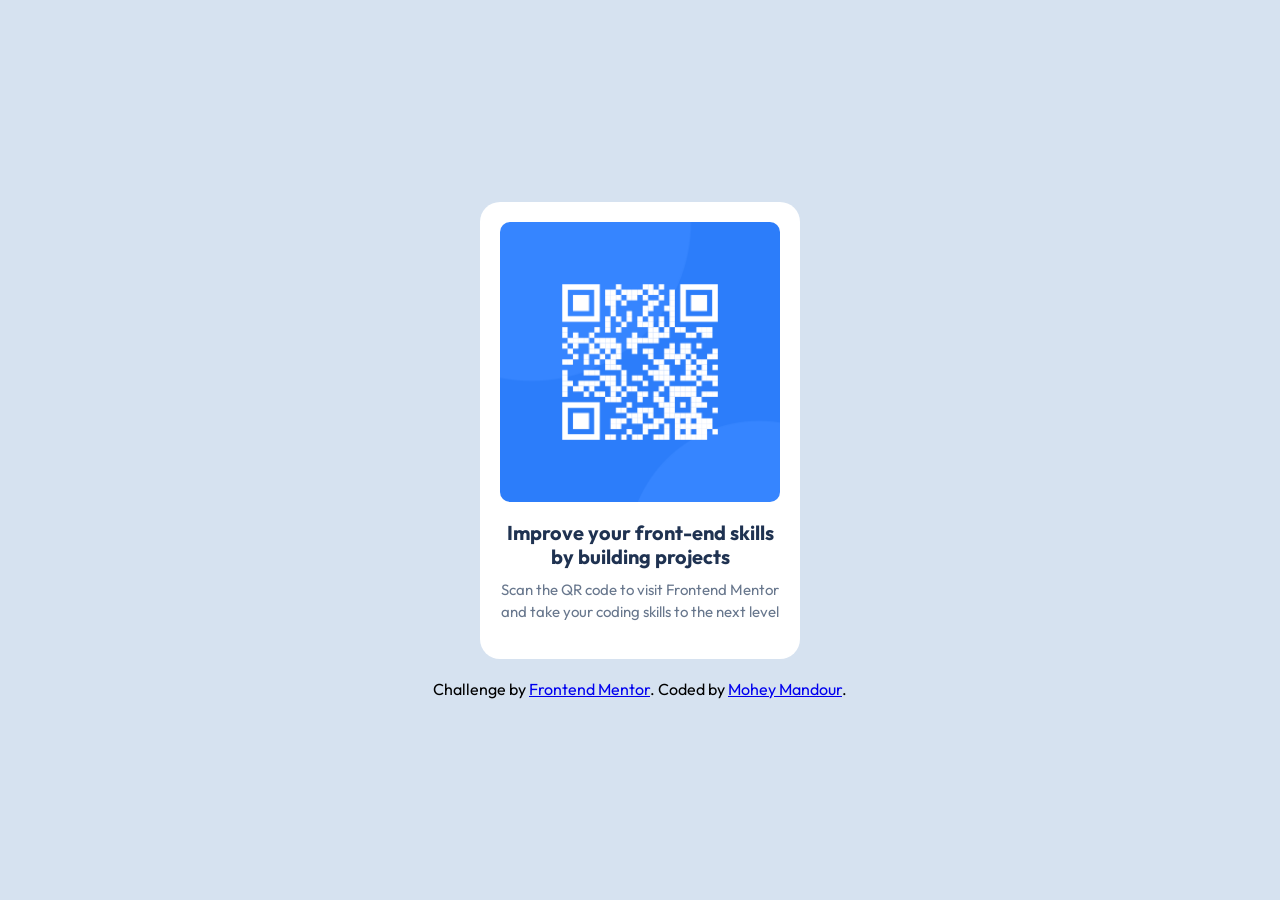
<file: index.html>
<!doctype html>
<html lang="en">
  <head>
    <meta charset="UTF-8" />
    <meta name="viewport" content="width=device-width, initial-scale=1.0" />

    <link
      rel="icon"
      type="image/png"
      sizes="32x32"
      href="./images/favicon-32x32.png"
    />

    <title>Frontend Mentor | QR code component</title>
    <link rel="stylesheet" href="style.css" />

    <style>
      @import url("https://fonts.googleapis.com/css2?family=Outfit:wght@100..900&display=swap");
    </style>
  </head>
  <body>
    <div class="content">
      <div class="qr-content">
        <img src="images/image-qr-code.png" alt="qr-code-frontend" />

        <div class="info">
          <h1>Improve your front-end skills by building projects</h1>
          <p>
            Scan the QR code to visit Frontend Mentor and take your coding
            skills to the next level
          </p>
        </div>
      </div>
    </div>

    <footer>
      <div class="attribution">
        Challenge by
        <a href="https://www.frontendmentor.io?ref=challenge">Frontend Mentor</a
        >. Coded by <a href="#">Mohey Mandour</a>.
      </div>
    </footer>
  </body>
</html>
</file>
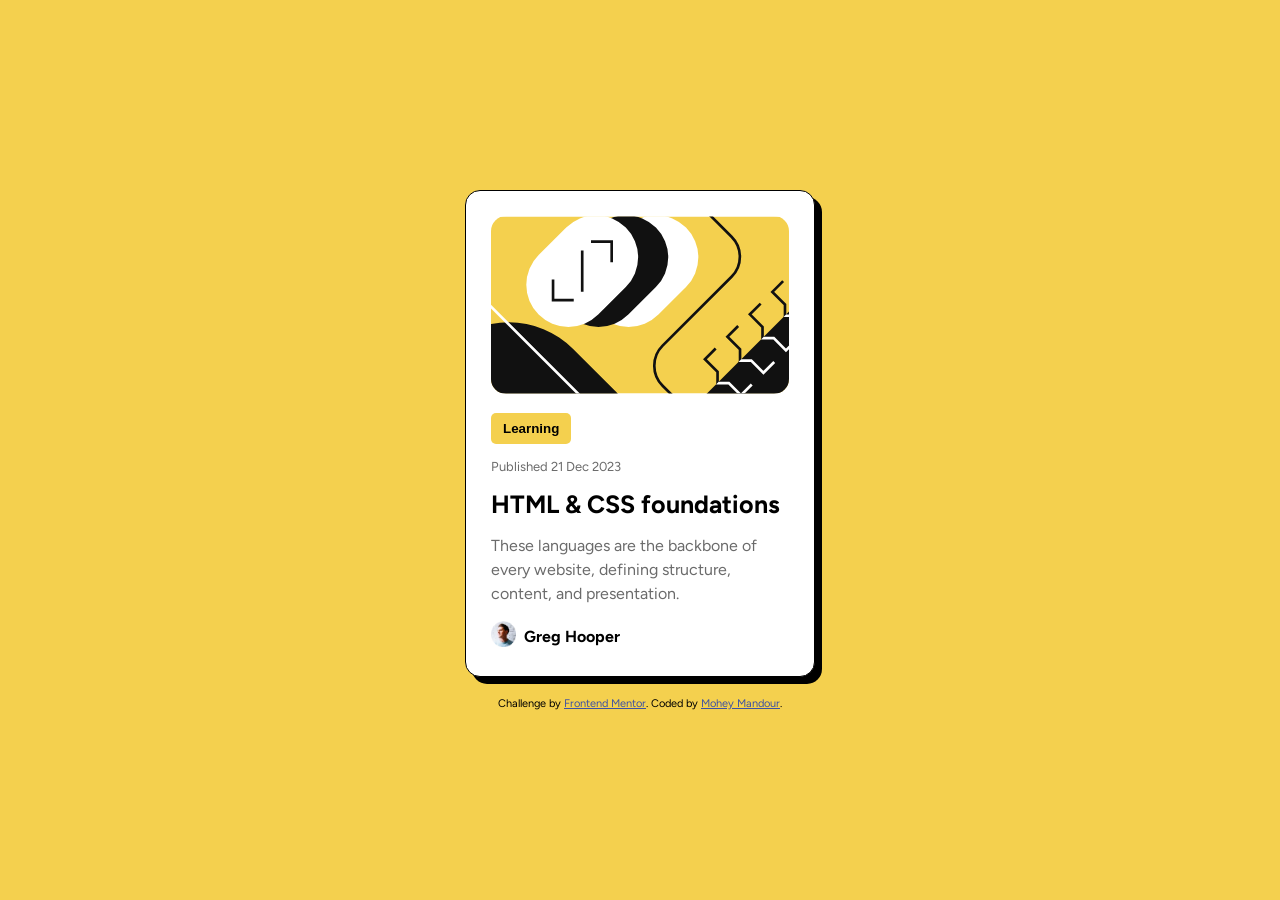
<file: blog-preview-card/index.html>
<!doctype html>
<html lang="en">
  <head>
    <meta charset="UTF-8" />
    <meta name="viewport" content="width=device-width, initial-scale=1.0" />
    <title>Frontend Mentor | Blog preview card</title>
    <link rel="stylesheet" href="style.css" />
  </head>
  <body>
    <div class="main">
      <div class="illu-img">
        <img
          src="assets/images/illustration-article.svg"
          alt="illustration-article"
        />
      </div>
      <div class="info">
        <button>Learning</button>
        <p class="published-date">Published 21 Dec 2023</p>
        <h1 class="name-course">HTML & CSS foundations</h1>
        <p class="des-course">
          These languages are the backbone of every website, defining structure,
          content, and presentation.
        </p>
      </div>
      <div class="creator-info">
        <div>
          <img src="assets/images/image-avatar.webp" alt="avatar" />
        </div>

        <p class="creator-name">Greg Hooper</p>
      </div>
    </div>

    <footer class="attribution">
      Challenge by
      <a href="https://www.frontendmentor.io?ref=challenge">Frontend Mentor</a>.
      Coded by
      <a href="https://github.com/moheymandour/Frontend-Mentor">Mohey Mandour</a
      >.
    </footer>
  </body>
</html>
</file>
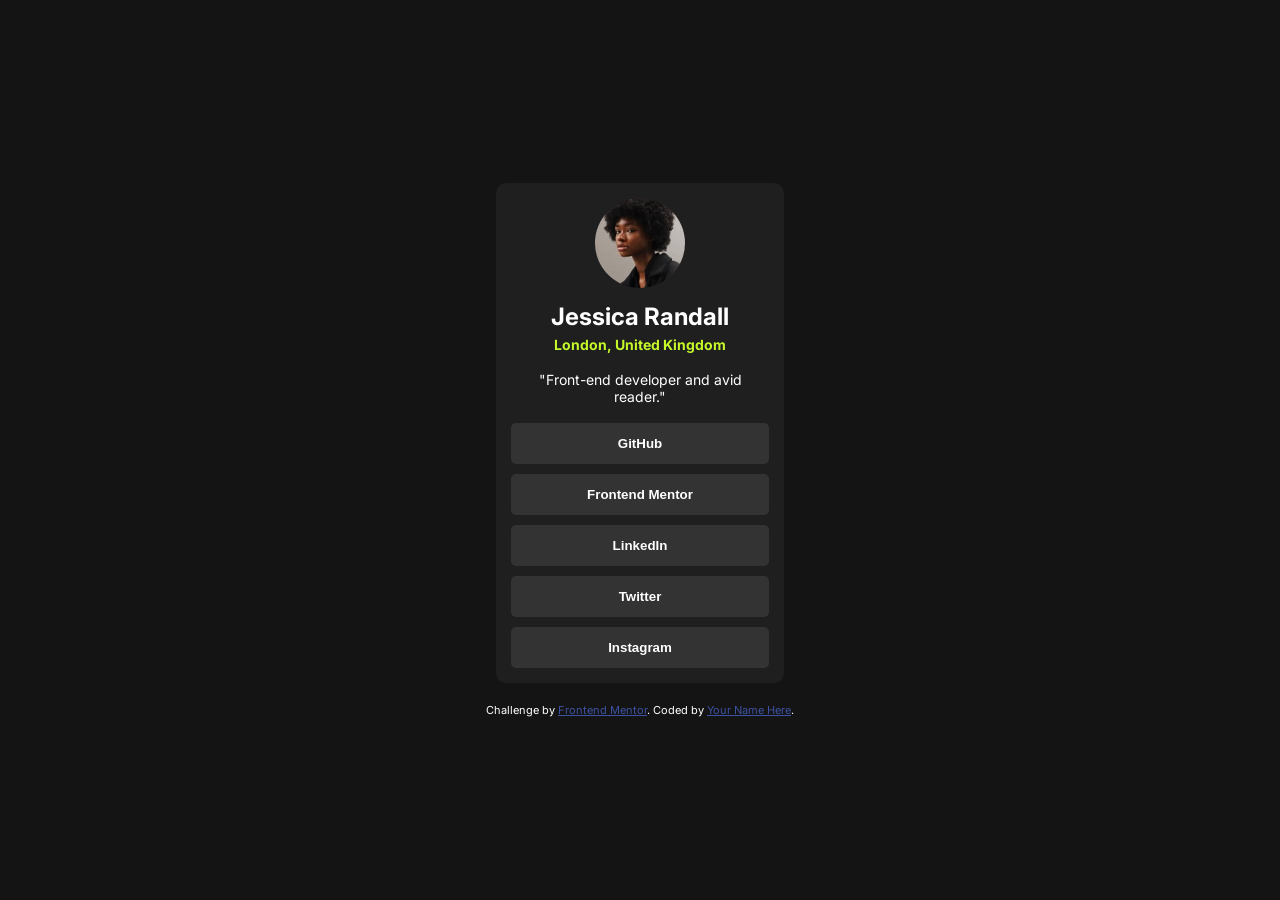
<file: social-links-profile-main/index.html>
<!doctype html>
<html lang="en">
  <head>
    <meta charset="UTF-8" />
    <meta name="viewport" content="width=device-width, initial-scale=1.0" />

    <link
      rel="icon"
      type="image/png"
      sizes="32x32"
      href="./assets/images/favicon-32x32.png"
    />
    <link rel="stylesheet" href="style.css">

    <title>Frontend Mentor | Social links profile</title>

  
  </head>
  <body>
    <main>
      <div class="container">
        <div class="avatar_img">
          <img
            src="./assets/images/avatar-jessica.jpeg"
            alt="avatar-jessica"
          />
        </div>
        <div class="avatar_info">
          <h2>Jessica Randall</h2>
          <h3>London, United Kingdom</h3>
          <p>"Front-end developer and avid reader."</p>
        </div>

        <div class="socials_button">
          <button>GitHub</button>
          <button>Frontend Mentor</button>
          <button>LinkedIn</button>
          <button>Twitter</button>
          <button>Instagram</button>
        </div>
      </div>
      <footer class="attribution">
        Challenge by
        <a href="https://www.frontendmentor.io?ref=challenge">Frontend Mentor</a
        >. Coded by <a href="#">Your Name Here</a>.
      </footer>
    </main>
  </body>
</html>
</file>
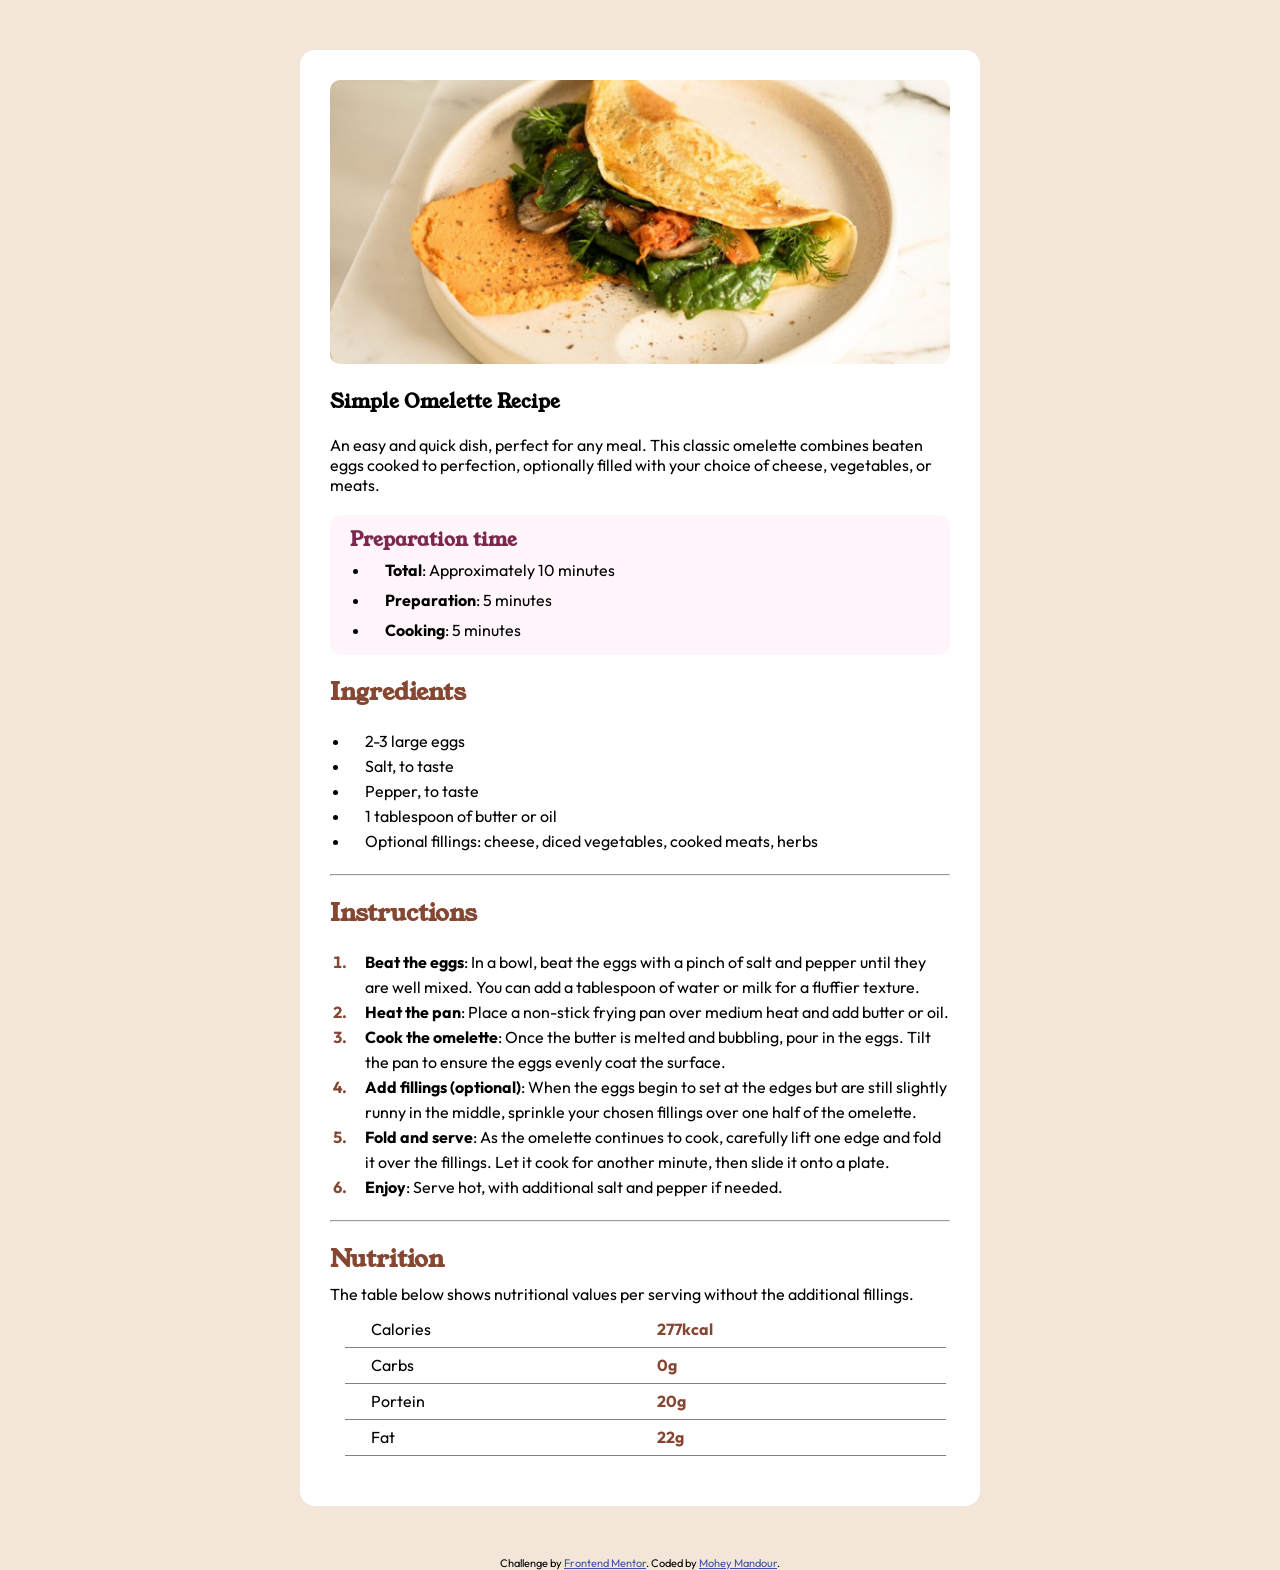
<file: recipe-page-main/recipe-page-main/index.html>
<!doctype html>
<html lang="en">
  <head>
    <meta charset="UTF-8" />
    <meta name="viewport" content="width=device-width, initial-scale=1.0" />
 

    <link rel="stylesheet" href="style.css">
    <title>Frontend Mentor | Recipe page</title>
  </head>
  <body>
    <section class="container">
      <section>
        <header>
          <div>
            <img src="./assets/images/image-omelette.jpeg" alt="omelette" />
          </div>
          <div class="main-info">
            <h1 class="name-recipe">Simple Omelette Recipe</h1>
            <p class="detail">
              An easy and quick dish, perfect for any meal. This classic
              omelette combines beaten eggs cooked to perfection, optionally
              filled with your choice of cheese, vegetables, or meats.
            </p>
          </div>
        </header>
      </section>

      <section>
        <main>
          <div class="preparation">
            <h3>Preparation time</h3>
            <ul>
              <li><b>Total</b>: Approximately 10 minutes</li>
              <li><b>Preparation</b>: 5 minutes</li>
              <li><b>Cooking</b>: 5 minutes</li>
            </ul>
          </div>

          <div class="ingredients">
            <h2>Ingredients</h2>
            <ul>
              <li>2-3 large eggs</li>
              <li>Salt, to taste</li>
              <li>Pepper, to taste</li>
              <li>1 tablespoon of butter or oil</li>
              <li>
                Optional fillings: cheese, diced vegetables, cooked meats, herbs
              </li>
            </ul>
          </div>
          <hr />

          <div class="instructions">
            <h2>Instructions</h2>
            <ol>
              <li>
                <b>Beat the eggs</b>: In a bowl, beat the eggs with a pinch of
                salt and pepper until they are well mixed. You can add a
                tablespoon of water or milk for a fluffier texture.
              </li>
              <li>
                <b>Heat the pan</b>: Place a non-stick frying pan over medium
                heat and add butter or oil.
              </li>
              <li>
                <b>Cook the omelette</b>: Once the butter is melted and
                bubbling, pour in the eggs. Tilt the pan to ensure the eggs
                evenly coat the surface.
              </li>
              <li>
                <b>Add fillings (optional)</b>: When the eggs begin to set at
                the edges but are still slightly runny in the middle, sprinkle
                your chosen fillings over one half of the omelette.
              </li>
              <li>
                <b>Fold and serve</b>: As the omelette continues to cook,
                carefully lift one edge and fold it over the fillings. Let it
                cook for another minute, then slide it onto a plate.
              </li>
              <li>
                <b>Enjoy</b>: Serve hot, with additional salt and pepper if
                needed.
              </li>
            </ol>
          </div>
          <hr />
          <div class="nutrition">
            <h2>Nutrition</h2>
            <p>
              The table below shows nutritional values per serving without the
              additional fillings.
            </p>

            <table>
              <tr>
                <td class="kind">Calories</td>
                <td class="weight">277kcal</td>
              </tr>
              <tr>
                <td class="kind">Carbs</td>
                <td class="weight">0g</td>
              </tr>
              <tr>
                <td class="kind">Portein</td>
                <td class="weight">20g</td>
              </tr>

              <tr>
                <td class="kind">Fat</td>
                <td class="weight">22g</td>
              </tr>
            </table>
          </div>
        </main>
      </section>
    </section>

    <footer class="attribution">
      Challenge by
      <a href="https://www.frontendmentor.io?ref=challenge">Frontend Mentor</a>.
      Coded by <a href="#">Mohey Mandour</a>.
    </footer>
  </body>
</html>
</file>
<file: style.css>
* {
  padding: 0;
  margin: 0;
  box-sizing: border-box;
}

body {
  background-color: hsl(212, 45%, 89%);
  font-family: "Outfit", sans-serif;
  display: flex;
  align-items: center;
  justify-content: center;
  margin: 0;
  min-height: 100vh;
  gap: 20px;
  flex-direction: column;
}

.content {
  background-color: white;
  width: 320px;
  height: auto;
  padding: 20px;
  border-radius: 20px;
}

.qr-content {
  text-align: center;
}

.qr-content img {
  width: 100%;
  border-radius: 10px;
}

.info {
  line-height: 1.2;
  margin: 15px auto;
  width: auto;
}

.info h1 {
  font-size: 20px;
  color: hsl(218, 44%, 22%);
}

.info p {
  line-height: 1.5;
  margin: 10px auto;
  color: hsl(216, 15%, 48%);
  font-size: 15px;
}


@media (max-width: 320px) {

  .content {

    padding: 10px;
    text-align: center;
  }



.info {
  line-height: 1.2;
  width: auto;

}

.info h1 {
  font-size: 15px;
  color: hsl(218, 44%, 22%);

}

.info p {
  line-height: 1.5;
  color: hsl(216, 15%, 48%);
  font-size: 12px;
  
}

.attribution {
  text-align: center;
  font-size: 15px;
}

}
</file>
<file: blog-preview-card/style.css>
@import url("https://fonts.googleapis.com/css2?family=Figtree:ital,wght@0,300..900;1,300..900&display=swap");

* {
  margin: 0;
  padding: 0;
  box-sizing: border-box;
}

.attribution {
  font-size: 0.6875rem;
  text-align: center;
}
.attribution a {
  color: hsl(228, 45%, 44%);
}
body {
  background-color: hsl(47, 88%, 63%);
  display: flex;
  justify-content: center;
  align-items: center;
  min-height: 100vh;
  flex-direction: column;
  gap: 20px;
  font-family: "Figtree", sans-serif;
}

.main {
  background-color: white;
  width: 350px;
  height: auto;
  border-radius: 15px;
  border: 1px solid black;
  box-shadow: 7px 7px black;
  padding: 25px;
}

.illu-img {
  text-align: center;
}
.illu-img img {
  border-radius: 15px;
  width: 100%;
}

button {
  color: black;
  background-color: hsl(47, 88%, 63%);
  border: 0;
  padding: 8px 12px;
  border-radius: 5px;
  font-weight: bold;
  margin: 15px 0;
  cursor: pointer;
}

.info .published-date {
  font-size: 13px;
  color: hsl(0, 0%, 42%);
  margin-bottom: 15px;
}
.info .name-course {
  font-size: 25px;
  margin-bottom: 15px;
  cursor: pointer;
}

.info .name-course:hover {
color: hsl(47, 88%, 63%);
}
.info .des-course {
  color: hsl(0, 0%, 42%);
  line-height: 1.5;
  margin-bottom: 15px;
}

.creator-info {
  display: flex;
  align-items: center;
  gap: 8px;
}
.creator-info img {
  width: 25px;
}

.creator-name {
  font-weight: bold;
}

@media (max-width: 800px) {
  .main {
    width: 300px;
  }
.info .name-course{
    font-size: 20px;
  }
}
@media (max-width: 320px) {
  .main {
    width: 280px;
  }
.info .name-course{
    font-size: 18px;
  }
  .info .des-course {
    font-size: 14px;
  }
}
@media (max-width: 280px) {
  .main {
    width: 250px;
  }
.info .name-course{
    font-size: 15px;
  }
  .info .des-course {
    font-size: 12px;
  }
}
</file>
<file: social-links-profile-main/style.css>
@import url("https://fonts.googleapis.com/css2?family=Inter:ital,opsz,wght@0,14..32,100..900;1,14..32,100..900&display=swap");
      * {
        margin: 0;
        padding: 0;
        box-sizing: border-box;
      }
      body {
        background-color: hsl(0, 0%, 8%);
        font-family: "Inter", sans-serif;
        font-optical-sizing: auto;
      }
      main {
        display: flex;
        flex-direction: column;
        justify-content: center;
        align-items: center;
        height: 100vh;
        gap: 10px;
      }
      .container {
        text-align: center;
        width: 18rem;
        color: white;
        background-color: hsl(0, 0%, 12%);
        height: auto;
        padding: 15px;
        border-radius: 10px;
        margin-bottom: 10px;
      }
      img {
        width: 90px;
        border-radius: 50%;
        margin-bottom: 10px;
      }
      h3 {
        color: hsl(75, 94%, 57%);
        font-size: 14px;
        margin-bottom: 18px;
        margin-top: 5px;
      }
      p {
        font-size: 14px;
      }
      .avatar_info {
        margin-bottom: 18px;
      }
      .socials_button {
        display: grid;
        gap: 10px;
      }
      button {
        background-color: hsl(0, 0%, 20%);
        border: none;
        padding: 13px 0;
        border-radius: 5px;
        color: white;
        font-weight: bold;
        cursor: pointer;
      }
      button:hover {
        background-color: hsl(75, 94%, 57%);
        color: black;
      }

      .attribution {
        font-size: 0.6875rem;
        text-align: center;
        color: white;
      }
      .attribution a {
        color: hsl(228, 45%, 44%);
      }
</file>
<file: recipe-page-main/recipe-page-main/style.css>
@import url('https://fonts.googleapis.com/css2?family=Young+Serif&display=swap');
@import url('https://fonts.googleapis.com/css2?family=Outfit:wght@100..900&display=swap');


* {
  margin: 0;
  padding: 0;
  box-sizing: border-box;
}
body {
  background-color: hsl(30, 54%, 90%);
    font-family: "Outfit", sans-serif;
}

h1,h2,h3 {
    font-family: "Young Serif", serif;
}

.container {
  background-color: white;
  padding: 30px;
  width: 680px;
  margin: 50px auto;
  border-radius: 15px;
}
img {
  width: 100%;
  border-radius: 10px;
}
.main-info {
  margin: 20px 0;
}
.name-recipe {
  margin-bottom: 20px;
}

.preparation {
  background-color: hsl(330, 100%, 98%);
  padding: 10px 20px;
  line-height: 30px;
  border-radius: 10px;
  margin-top: 20px;
  margin-bottom: 20px;
}
.preparation > h3 {
  color: hsl(332, 51%, 32%);
}
.preparation > ul {
  margin-left: 20px;
}
.preparation > ul > li {
  padding-left: 15px;
}

.ingredients {
  margin-bottom: 20px;
}
.ingredients > h2 {
  color: hsl(14, 45%, 36%);
}
.ingredients > ul {
  margin-left: 20px;
  margin-top: 20px;
  line-height: 25px;
}

.ingredients > ul > li {
  padding-left: 15px;
}

.instructions {
  margin-bottom: 20px;
  margin-top: 20px;
}
.instructions > h2 {
  color: hsl(14, 45%, 36%);
}

.instructions > ol > li::marker {
  color: hsl(14, 45%, 36%);
  font-weight: bold;
}
.instructions > ol {
  margin-left: 20px;
  margin-top: 20px;
  line-height: 25px;
}

.instructions > ol > li {
  padding-left: 15px;
}

.nutrition {
  margin-bottom: 20px;
  margin-top: 20px;
  line-height: 35px;
}
.nutrition > h2 {
  color: hsl(14, 45%, 36%);
}
table {
  border-collapse: collapse;
  width: 97%;
  margin-left: 15px;
}
.weight {
  padding-left: 7vw;
  color: hsl(14, 45%, 36%);
  font-weight: bold;
}
table tr {
  border-bottom: 1px solid gray;
}
.kind {
  padding-left: 2vw;
}

@media (max-width: 720px) {
  .container {
    margin: 0;
    width: 100%;
  }

  .container img {
    display: block;
    width: calc(100% + (30px * 2));

    margin-left: -30px;
    margin-right: -30px;
    margin-top: -30px;

    max-width: none;
  }
  .container img {
    border-radius: 0;
  }
  .nutrition > p {
    margin-bottom: 15px;
    line-height: 25px;
  }

  table {
    width: 90%;
  }
}

.attribution {
  font-size: 0.6875rem;
  text-align: center;
}
.attribution a {
  color: hsl(228, 45%, 44%);
}
</file>
